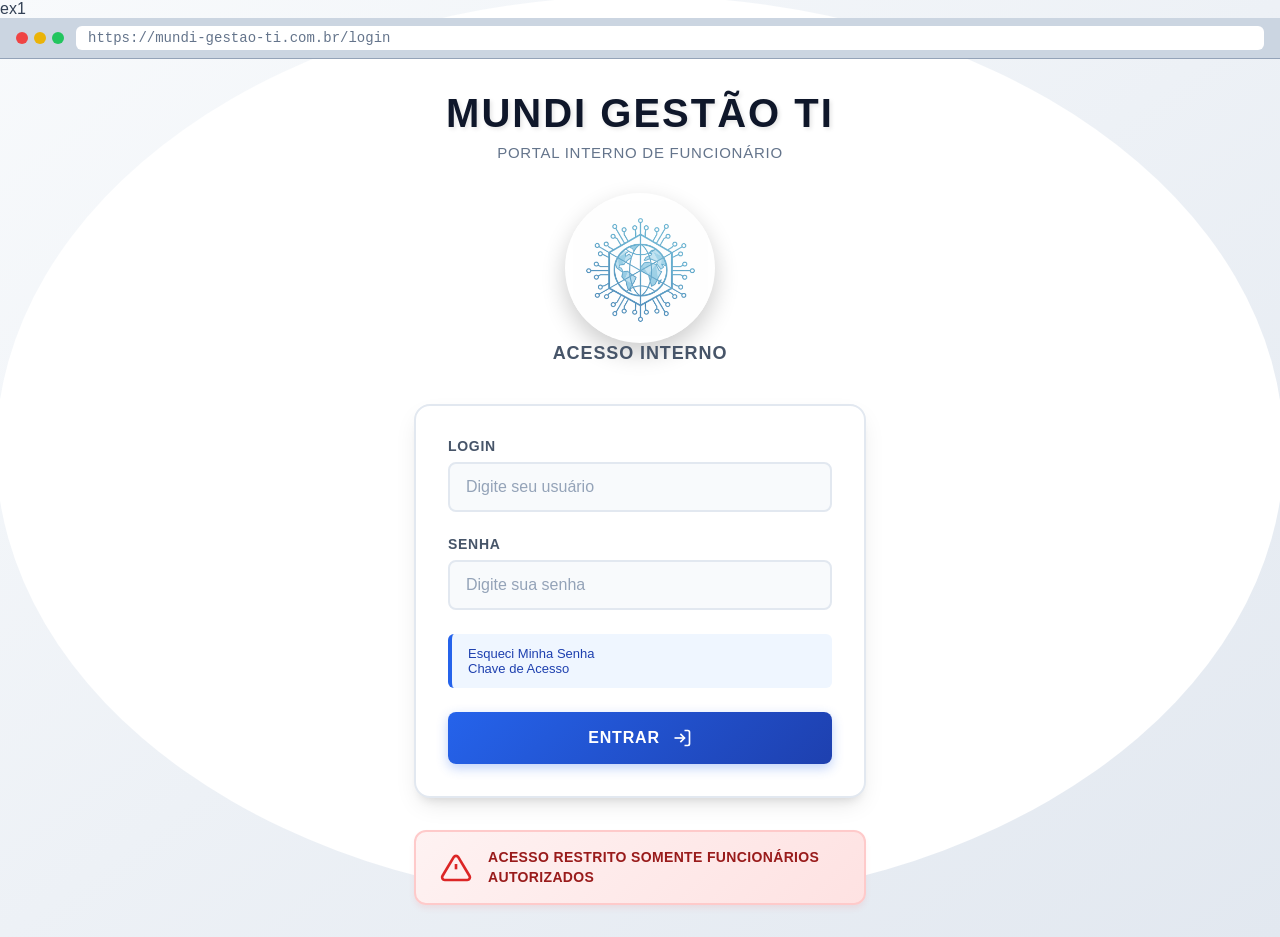
<file: index.html>
ex1
<!DOCTYPE html>
<html lang="pt-BR">
<head>
    <meta charset="UTF-8">
    <meta name="viewport" content="width=device-width, initial-scale=1.0">
    <title>Mundi Gestão TI - Acesso Interno</title>
    <link rel="stylesheet" href="index.css">
</head>
<body>
    <!-- Browser Bar -->
    <div class="browser-bar">
        <div class="browser-buttons">
            <div class="browser-btn red"></div>
            <div class="browser-btn yellow"></div>
            <div class="browser-btn green"></div>
        </div>
        <div class="browser-url">
            https://mundi-gestao-ti.com.br/login
        </div>
    </div>

    <!-- Main Container -->
    <div class="login-container">
        <!-- Header -->
        <header class="login-header">
            <h1 class="main-title">MUNDI GESTÃO TI</h1>
            <p class="subtitle">PORTAL INTERNO DE FUNCIONÁRIO</p>
        </header>

        <!-- Logo -->  
    <div class="logo-section">
        <div class="logo-circle">
            <img src="LOGO.png" alt="Logo Mundi TI" class="logo-icon">
        </div>
    <p class="access-label">ACESSO INTERNO</p>
        </div>

        <!-- Login Form -->
        <div class="login-card">
            <form id="loginForm" class="login-form">
                <div class="form-group">
                    <label for="login" class="form-label">LOGIN</label>
                    <input 
                        type="text" 
                        id="login" 
                        class="form-input" 
                        placeholder="Digite seu usuário"
                        required
                    >
                </div>

                <div class="form-group">
                    <label for="senha" class="form-label">SENHA</label>
                    <input 
                        type="password" 
                        id="senha" 
                        class="form-input" 
                        placeholder="Digite sua senha"
                        required
                    >
                </div>

                <div class="form-info">
                    <p>Esqueci Minha Senha</p>
                    
                    <p>Chave de Acesso</p>
                </div>

                <button type="submit" class="btn-entrar">
                    ENTRAR
                    <svg class="btn-icon" viewBox="0 0 24 24" fill="none" stroke="currentColor" stroke-width="2">
                        <path d="M15 3h4a2 2 0 0 1 2 2v14a2 2 0 0 1-2 2h-4"></path>
                        <polyline points="10 17 15 12 10 7"></polyline>
                        <line x1="15" y1="12" x2="3" y2="12"></line>
                    </svg>
                </button>
            </form>
        </div>

        <!-- Footer Warning -->
        <footer class="login-footer">
            <div class="warning-box">
                <svg class="warning-icon" viewBox="0 0 24 24" fill="none" stroke="currentColor" stroke-width="2">
                    <path d="M10.29 3.86L1.82 18a2 2 0 0 0 1.71 3h16.94a2 2 0 0 0 1.71-3L13.71 3.86a2 2 0 0 0-3.42 0z"></path>
                    <line x1="12" y1="9" x2="12" y2="13"></line>
                    <line x1="12" y1="17" x2="12.01" y2="17"></line>
                </svg>
                <p>ACESSO RESTRITO SOMENTE FUNCIONÁRIOS AUTORIZADOS</p>
            </div>
        </footer>
    </div>

    <script>
        document.getElementById('loginForm').addEventListener('submit', function(e) {
            e.preventDefault();
            window.location.href = 'ex2.html';
        });
    </script>
</body>
</html>
</file>
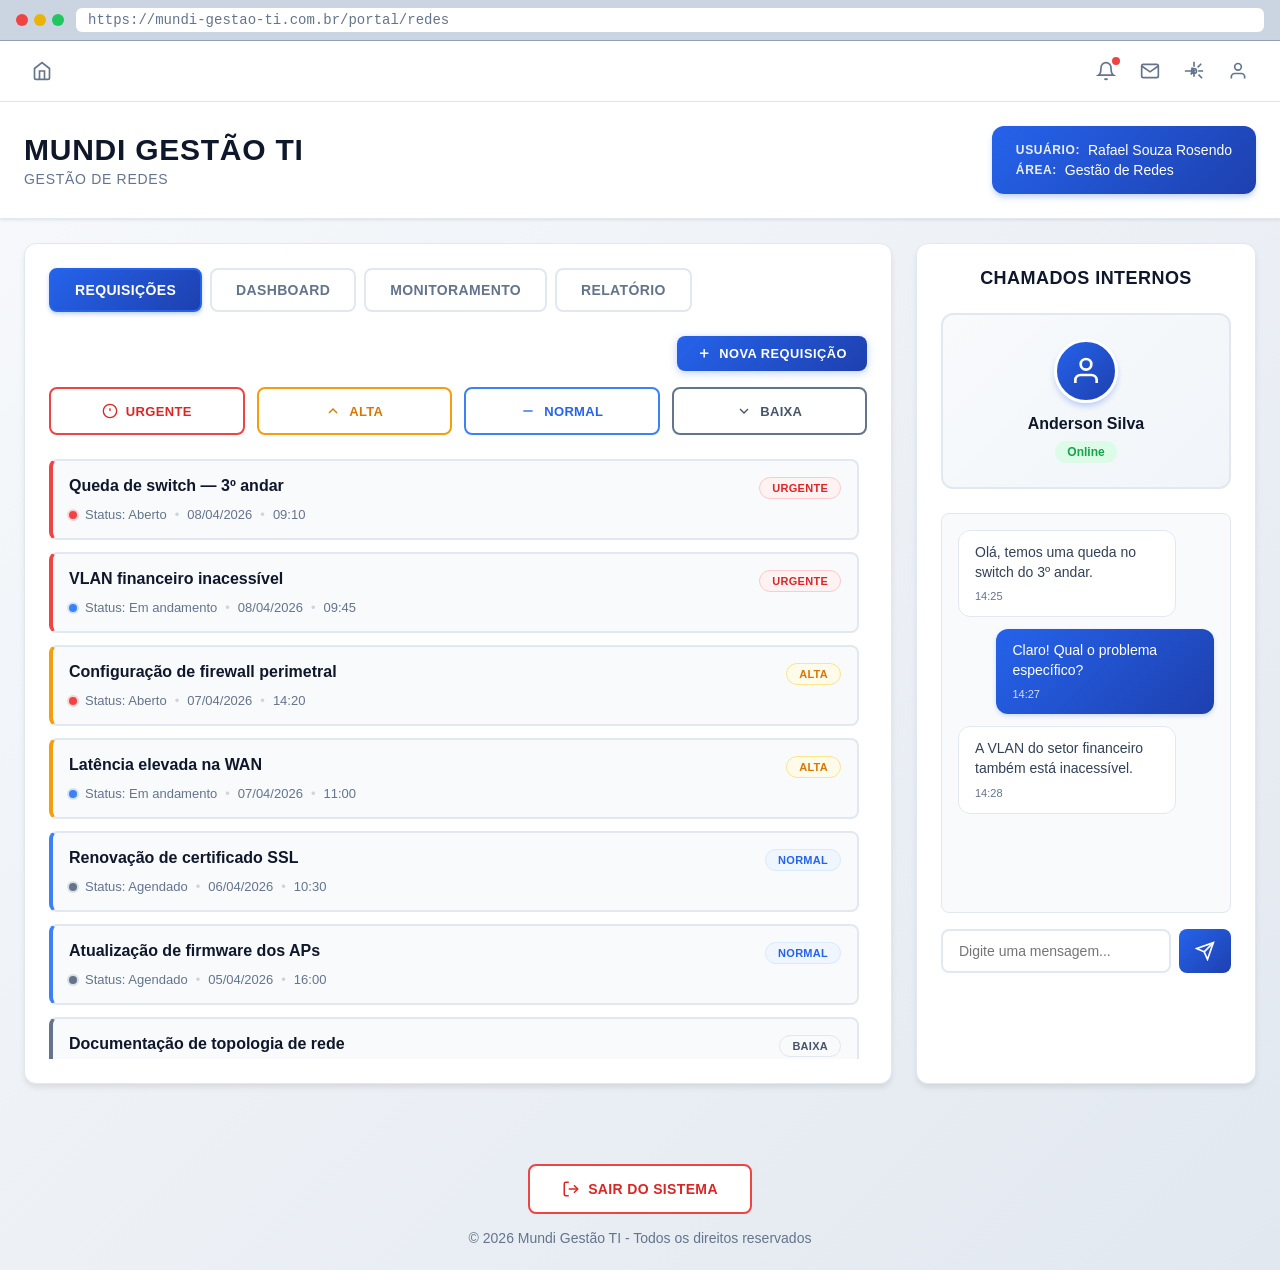
<file: ex3.html>
<!DOCTYPE html>
<html lang="pt-BR">
<head>
    <meta charset="UTF-8">
    <meta name="viewport" content="width=device-width, initial-scale=1.0">
    <title>Mundi Gestão TI - Portal Interno</title>
    <link rel="stylesheet" href="ex3.css">
</head>
<body>
    <div class="browser-bar">
        <div class="browser-buttons">
            <div class="browser-btn red"></div>
            <div class="browser-btn yellow"></div>
            <div class="browser-btn green"></div>
        </div>
        <div class="browser-url" id="browserUrl">https://mundi-gestao-ti.com.br/portal</div>
    </div>

    <nav class="top-nav">
        <div class="nav-container">
            <div class="nav-left">
                <button class="nav-btn" onclick="window.location.href='ex2.html'">
                    <svg class="icon" viewBox="0 0 24 24" fill="none" stroke="currentColor" stroke-width="2"><path d="M3 9l9-7 9 7v11a2 2 0 0 1-2 2H5a2 2 0 0 1-2-2z"></path><polyline points="9 22 9 12 15 12 15 22"></polyline></svg>
                </button>
            </div>
            <div class="nav-right">
                <button class="nav-btn notification">
                    <svg class="icon" viewBox="0 0 24 24" fill="none" stroke="currentColor" stroke-width="2"><path d="M18 8A6 6 0 0 0 6 8c0 7-3 9-3 9h18s-3-2-3-9"></path><path d="M13.73 21a2 2 0 0 1-3.46 0"></path></svg>
                    <span class="notification-badge"></span>
                </button>
                <button class="nav-btn">
                    <svg class="icon" viewBox="0 0 24 24" fill="none" stroke="currentColor" stroke-width="2"><path d="M4 4h16c1.1 0 2 .9 2 2v12c0 1.1-.9 2-2 2H4c-1.1 0-2-.9-2-2V6c0-1.1.9-2 2-2z"></path><polyline points="22,6 12,13 2,6"></polyline></svg>
                </button>
                <button class="nav-btn">
                    <svg class="icon" viewBox="0 0 24 24" fill="none" stroke="currentColor" stroke-width="2"><circle cx="12" cy="12" r="3"></circle><path d="M12 1v6m0 6v6m8.66-15.66l-4.24 4.24m-4.24 4.24l-4.24 4.24M23 12h-6m-6 0H1m20.66 8.66l-4.24-4.24m-4.24-4.24l-4.24-4.24"></path></svg>
                </button>
                <button class="nav-btn">
                    <svg class="icon" viewBox="0 0 24 24" fill="none" stroke="currentColor" stroke-width="2"><path d="M20 21v-2a4 4 0 0 0-4-4H8a4 4 0 0 0-4 4v2"></path><circle cx="12" cy="7" r="4"></circle></svg>
                </button>
            </div>
        </div>
    </nav>

    <header class="header">
        <div class="header-container">
            <div class="header-left">
                <h1 class="main-title">MUNDI GESTÃO TI</h1>
                <p class="subtitle" id="portalSubtitle">PORTAL INTERNO</p>
            </div>
            <div class="user-info-box">
                <div class="user-detail"><span class="label">USUÁRIO:</span><span class="value">Rafael Souza Rosendo</span></div>
                <div class="user-detail"><span class="label">ÁREA:</span><span class="value" id="areaLabel">Gestão de Redes</span></div>
            </div>
        </div>
    </header>

    <main class="main-content">
        <div class="content-wrapper">
            <div class="content-area">
                <div class="menu-tabs">
                    <button class="tab-btn active" data-tab="requisicoes">REQUISIÇÕES</button>
                    <button class="tab-btn" data-tab="dashboard">DASHBOARD</button>
                    <button class="tab-btn" data-tab="monitoramento">MONITORAMENTO</button>
                    <button class="tab-btn" data-tab="relatorio">RELATÓRIO</button>
                </div>

                <!-- REQUISIÇÕES -->
                <div class="tab-content active" id="tab-requisicoes">

                    <!-- Botão Nova Requisição -->
                    <div style="display:flex; justify-content:flex-end; margin-bottom:1rem;">
                        <button class="btn-nova-req">
                            <svg viewBox="0 0 24 24" fill="none" stroke="currentColor" stroke-width="2.5"
                                 style="width:0.9rem;height:0.9rem;flex-shrink:0;">
                                <line x1="12" y1="5" x2="12" y2="19"></line>
                                <line x1="5" y1="12" x2="19" y2="12"></line>
                            </svg>
                            NOVA REQUISIÇÃO
                        </button>
                    </div>

                    <div class="priority-filters">
                        <button class="priority-btn urgent" data-filtro="urgente">
                            <svg class="icon-small" viewBox="0 0 24 24" fill="none" stroke="currentColor" stroke-width="2"><circle cx="12" cy="12" r="10"></circle><line x1="12" y1="8" x2="12" y2="12"></line><line x1="12" y1="16" x2="12.01" y2="16"></line></svg>URGENTE
                        </button>
                        <button class="priority-btn high" data-filtro="alta">
                            <svg class="icon-small" viewBox="0 0 24 24" fill="none" stroke="currentColor" stroke-width="2"><polyline points="18 15 12 9 6 15"></polyline></svg>ALTA
                        </button>
                        <button class="priority-btn normal" data-filtro="normal">
                            <svg class="icon-small" viewBox="0 0 24 24" fill="none" stroke="currentColor" stroke-width="2"><line x1="5" y1="12" x2="19" y2="12"></line></svg>NORMAL
                        </button>
                        <button class="priority-btn low" data-filtro="baixa">
                            <svg class="icon-small" viewBox="0 0 24 24" fill="none" stroke="currentColor" stroke-width="2"><polyline points="6 9 12 15 18 9"></polyline></svg>BAIXA
                        </button>
                    </div>
                    <div class="tickets-container" id="ticketsContainer"></div>
                </div>

                <!-- DASHBOARD -->
                <div class="tab-content" id="tab-dashboard">
                    <div class="dash-summary" id="dashSummary"></div>
                    <div class="chart-wrapper">
                        <div class="chart-header">
                            <p class="chart-title">Serviços mais requisitados e tempo médio</p>
                            <span class="chart-period">Últimos 30 dias</span>
                        </div>
                        <div id="dashChart"></div>
                        <div class="chart-footer">
                            <div class="chart-legend">
                                <div class="legend-item"><div class="legend-dot req"></div><span>Nº de requisições</span></div>
                                <div class="legend-item"><div class="legend-dot time"></div><span>Tempo médio (h)</span></div>
                            </div>
                            <div class="chart-status">
                                <svg viewBox="0 0 24 24" fill="none" stroke="currentColor" stroke-width="2.5"><polyline points="20 6 9 17 4 12"/></svg>
                                <span id="dashStatusText">Dados atualizados</span>
                            </div>
                        </div>
                    </div>
                </div>

                <!-- MONITORAMENTO -->
                <div class="tab-content" id="tab-monitoramento">
                    <div id="monitorContainer"></div>
                </div>

                <!-- RELATÓRIO -->
                <div class="tab-content" id="tab-relatorio">
                    <div id="reportContainer"></div>
                </div>
            </div>

            <aside class="chat-sidebar">
                <div class="chat-header"><h2 class="chat-title">CHAMADOS INTERNOS</h2></div>
                <div class="user-card">
                    <div class="user-avatar">
                        <svg class="avatar-icon" viewBox="0 0 24 24" fill="none" stroke="currentColor" stroke-width="2"><path d="M20 21v-2a4 4 0 0 0-4-4H8a4 4 0 0 0-4 4v2"></path><circle cx="12" cy="7" r="4"></circle></svg>
                    </div>
                    <p class="user-name" id="chatUserName">Anderson Silva</p>
                    <span class="status-indicator online">Online</span>
                </div>
                <div class="chat-messages" id="chatMessages">
                    <div class="message received"><p id="chatMsg1">Olá, preciso de ajuda com a configuração da rede.</p><span class="message-time">14:25</span></div>
                    <div class="message sent"><p>Claro! Qual o problema específico?</p><span class="message-time">14:27</span></div>
                    <div class="message received"><p id="chatMsg2">A conexão está muito lenta no setor administrativo.</p><span class="message-time">14:28</span></div>
                </div>
                <div class="chat-input-container">
                    <input type="text" class="chat-input" placeholder="Digite uma mensagem..." id="messageInput">
                    <button class="send-btn" id="sendBtn">
                        <svg class="icon" viewBox="0 0 24 24" fill="none" stroke="currentColor" stroke-width="2"><line x1="22" y1="2" x2="11" y2="13"></line><polygon points="22 2 15 22 11 13 2 9 22 2"></polygon></svg>
                    </button>
                </div>
            </aside>
        </div>
    </main>

    <footer class="footer">
        <button class="logout-btn" onclick="window.location.href='index.html'">
            <svg class="icon-logout" viewBox="0 0 24 24" fill="none" stroke="currentColor" stroke-width="2"><path d="M9 21H5a2 2 0 0 1-2-2V5a2 2 0 0 1 2-2h4"></path><polyline points="16 17 21 12 16 7"></polyline><line x1="21" y1="12" x2="9" y2="12"></line></svg>
            SAIR DO SISTEMA
        </button>
        <p class="footer-text">© 2026 Mundi Gestão TI - Todos os direitos reservados</p>
    </footer>

<script>
const GESTOES = {
  redes: {
    label: 'Gestão de Redes', url: 'redes',
    chat: { nome: 'Anderson Silva', msg1: 'Olá, temos uma queda no switch do 3º andar.', msg2: 'A VLAN do setor financeiro também está inacessível.' },
    summary: { total: 74, concluidos: 61, tempoMedio: '2,1h' },
    tickets: [
      { titulo: 'Queda de switch — 3º andar',         prioridade: 'urgente', status: 'Aberto',       data: '08/04/2026', hora: '09:10' },
      { titulo: 'VLAN financeiro inacessível',         prioridade: 'urgente', status: 'Em andamento', data: '08/04/2026', hora: '09:45' },
      { titulo: 'Configuração de firewall perimetral', prioridade: 'alta',    status: 'Aberto',       data: '07/04/2026', hora: '14:20' },
      { titulo: 'Latência elevada na WAN',             prioridade: 'alta',    status: 'Em andamento', data: '07/04/2026', hora: '11:00' },
      { titulo: 'Renovação de certificado SSL',        prioridade: 'normal',  status: 'Agendado',     data: '06/04/2026', hora: '10:30' },
      { titulo: 'Atualização de firmware dos APs',     prioridade: 'normal',  status: 'Agendado',     data: '05/04/2026', hora: '16:00' },
      { titulo: 'Documentação de topologia de rede',   prioridade: 'baixa',   status: 'Aberto',       data: '03/04/2026', hora: '08:00' },
    ],
    chart: [
      { servico: 'Configuração de switches', req: 18, tempo: 2.5 },
      { servico: 'Manutenção de firewall',   req: 14, tempo: 4.0 },
      { servico: 'Suporte a Wi-Fi',          req: 22, tempo: 1.5 },
      { servico: 'Gestão de VLAN',           req: 11, tempo: 3.0 },
      { servico: 'Troca de cabos / patch',   req: 9,  tempo: 0.8 },
    ],
    monitor: [
      { titulo: 'Queda de switch — 3º andar',         prioridade: 'urgente', data: '08/04/2026', prog: 30 },
      { titulo: 'VLAN financeiro inacessível',         prioridade: 'urgente', data: '08/04/2026', prog: 55 },
      { titulo: 'Configuração de firewall perimetral', prioridade: 'alta',    data: '07/04/2026', prog: 20 },
      { titulo: 'Latência elevada na WAN',             prioridade: 'alta',    data: '07/04/2026', prog: 70 },
      { titulo: 'Documentação de topologia de rede',   prioridade: 'baixa',   data: '03/04/2026', prog: 10 },
    ],
    relatorio: [
      { titulo: 'Substituição de switch SW-02',        tecnico: 'Rafael S.', data: '01/04/2026', tempo: '1h 40min' },
      { titulo: 'Reconfiguração de VLAN corporativa',  tecnico: 'Ana P.',    data: '29/03/2026', tempo: '3h 10min' },
      { titulo: 'Atualização firmware roteador RT-01', tecnico: 'Rafael S.', data: '26/03/2026', tempo: '0h 55min' },
      { titulo: 'Instalação de AP — sala de reuniões', tecnico: 'Carlos M.', data: '22/03/2026', tempo: '1h 20min' },
      { titulo: 'Diagnóstico e reparo cabo par-trançado', tecnico: 'Ana P.', data: '18/03/2026', tempo: '0h 45min' },
    ],
  },
  banco: {
    label: 'Gestão de Banco de Dados', url: 'banco-de-dados',
    chat: { nome: 'Anderson Souza', msg1: 'O job de backup da madrugada falhou novamente.', msg2: 'O índice da tabela de pedidos está fragmentado acima de 85%.' },
    summary: { total: 70, concluidos: 58, tempoMedio: '2,6h' },
    tickets: [
      { titulo: 'Falha no job de backup noturno',        prioridade: 'urgente', status: 'Em andamento', data: '08/04/2026', hora: '06:15' },
      { titulo: 'Fragmentação crítica — tabela pedidos', prioridade: 'alta',    status: 'Aberto',       data: '08/04/2026', hora: '08:30' },
      { titulo: 'Lentidão nas queries do ERP',           prioridade: 'alta',    status: 'Em andamento', data: '07/04/2026', hora: '15:00' },
      { titulo: 'Upgrade SQL Server 2022',               prioridade: 'normal',  status: 'Agendado',     data: '06/04/2026', hora: '09:00' },
      { titulo: 'Revisão de permissões de acesso ao BD', prioridade: 'normal',  status: 'Aberto',       data: '05/04/2026', hora: '11:30' },
      { titulo: 'Criação de usuário de leitura para BI', prioridade: 'baixa',   status: 'Agendado',     data: '04/04/2026', hora: '14:00' },
      { titulo: 'Documentação de stored procedures',     prioridade: 'baixa',   status: 'Aberto',       data: '02/04/2026', hora: '10:00' },
    ],
    chart: [
      { servico: 'Backup e restauração',  req: 20, tempo: 1.8 },
      { servico: 'Otimização de queries', req: 15, tempo: 3.5 },
      { servico: 'Gestão de índices',     req: 17, tempo: 2.2 },
      { servico: 'Criação de usuários',   req: 10, tempo: 0.5 },
      { servico: 'Atualização de BD',     req: 8,  tempo: 5.0 },
    ],
    monitor: [
      { titulo: 'Falha no job de backup noturno',        prioridade: 'urgente', data: '08/04/2026', prog: 45 },
      { titulo: 'Fragmentação crítica — tabela pedidos', prioridade: 'alta',    data: '08/04/2026', prog: 60 },
      { titulo: 'Lentidão nas queries do ERP',           prioridade: 'alta',    data: '07/04/2026', prog: 80 },
      { titulo: 'Revisão de permissões de acesso ao BD', prioridade: 'normal',  data: '05/04/2026', prog: 25 },
      { titulo: 'Documentação de stored procedures',     prioridade: 'baixa',   data: '02/04/2026', prog: 15 },
    ],
    relatorio: [
      { titulo: 'Restauração BD-PROD após falha de disco', tecnico: 'Carla M.', data: '02/04/2026', tempo: '2h 30min' },
      { titulo: 'Rebuild de índices — tabela clientes',    tecnico: 'Diego T.', data: '30/03/2026', tempo: '1h 05min' },
      { titulo: 'Criação de usuário leitura — equipe BI',  tecnico: 'Carla M.', data: '27/03/2026', tempo: '0h 20min' },
      { titulo: 'Migração BD homologação para nova VM',    tecnico: 'Diego T.', data: '24/03/2026', tempo: '4h 15min' },
      { titulo: 'Ajuste de plano de execução — ERP',       tecnico: 'Carla M.', data: '20/03/2026', tempo: '1h 50min' },
    ],
  },
  acessos: {
    label: 'Gestão de Acessos', url: 'acessos',
    chat: { nome: 'Anderson Souza', msg1: 'Um colaborador bloqueado precisa de acesso urgente ao sistema de RH.', msg2: 'Também temos um ex-funcionário com credencial ainda ativa.' },
    summary: { total: 96, concluidos: 89, tempoMedio: '0,9h' },
    tickets: [
      { titulo: 'Desbloqueio urgente — sistema RH',       prioridade: 'urgente', status: 'Em andamento', data: '08/04/2026', hora: '08:55' },
      { titulo: 'Revogar acesso — colaborador desligado',  prioridade: 'urgente', status: 'Aberto',       data: '08/04/2026', hora: '09:20' },
      { titulo: 'Criação de perfil — novo gerente TI',     prioridade: 'alta',    status: 'Aberto',       data: '07/04/2026', hora: '13:00' },
      { titulo: 'Revisão de permissões — setor fiscal',    prioridade: 'alta',    status: 'Em andamento', data: '06/04/2026', hora: '10:00' },
      { titulo: 'Habilitação de 2FA para diretoria',       prioridade: 'normal',  status: 'Agendado',     data: '05/04/2026', hora: '09:30' },
      { titulo: 'Auditoria de acessos inativos',           prioridade: 'normal',  status: 'Em andamento', data: '04/04/2026', hora: '14:30' },
      { titulo: 'Atualização de política de senhas',       prioridade: 'baixa',   status: 'Agendado',     data: '02/04/2026', hora: '11:00' },
    ],
    chart: [
      { servico: 'Criação / bloqueio de contas', req: 24, tempo: 0.4 },
      { servico: 'Revisão de permissões',        req: 16, tempo: 1.5 },
      { servico: 'Ativação de 2FA',              req: 18, tempo: 0.3 },
      { servico: 'Auditoria de acessos',         req: 8,  tempo: 3.0 },
      { servico: 'Redefinição de senhas',        req: 30, tempo: 0.2 },
    ],
    monitor: [
      { titulo: 'Desbloqueio urgente — sistema RH',       prioridade: 'urgente', data: '08/04/2026', prog: 65 },
      { titulo: 'Revogar acesso — colaborador desligado',  prioridade: 'urgente', data: '08/04/2026', prog: 20 },
      { titulo: 'Criação de perfil — novo gerente TI',     prioridade: 'alta',    data: '07/04/2026', prog: 40 },
      { titulo: 'Revisão de permissões — setor fiscal',    prioridade: 'alta',    data: '06/04/2026', prog: 75 },
      { titulo: 'Auditoria de acessos inativos',           prioridade: 'normal',  data: '04/04/2026', prog: 50 },
    ],
    relatorio: [
      { titulo: 'Revogação de acessos — lote desligamentos mar/26', tecnico: 'Lucas F.',   data: '03/04/2026', tempo: '1h 10min' },
      { titulo: 'Ativação de 2FA — equipe diretoria',               tecnico: 'Mariana L.', data: '31/03/2026', tempo: '0h 50min' },
      { titulo: 'Auditoria de contas inativas — Q1 2026',           tecnico: 'Lucas F.',   data: '28/03/2026', tempo: '3h 40min' },
      { titulo: 'Criação de perfis — novos colaboradores fev/26',   tecnico: 'Mariana L.', data: '25/03/2026', tempo: '1h 00min' },
      { titulo: 'Revisão geral de permissões — setor financeiro',   tecnico: 'Lucas F.',   data: '19/03/2026', tempo: '2h 20min' },
    ],
  },
  sistemas: {
    label: 'Gestão de Sistemas', url: 'sistemas',
    chat: { nome: 'Anderson Souza', msg1: 'O sistema de ERP está fora do ar desde às 07h.', msg2: 'O serviço de e-mail também está com intermitências.' },
    summary: { total: 82, concluidos: 68, tempoMedio: '2,9h' },
    tickets: [
      { titulo: 'ERP fora do ar — instância produção',   prioridade: 'urgente', status: 'Em andamento', data: '08/04/2026', hora: '07:05' },
      { titulo: 'Serviço de e-mail com intermitências',  prioridade: 'urgente', status: 'Aberto',       data: '08/04/2026', hora: '07:40' },
      { titulo: 'Atualização do sistema de BI pendente', prioridade: 'alta',    status: 'Agendado',     data: '07/04/2026', hora: '09:00' },
      { titulo: 'Patch de segurança — 14 servidores',    prioridade: 'alta',    status: 'Em andamento', data: '06/04/2026', hora: '11:00' },
      { titulo: 'Migração de licenças Office 365',       prioridade: 'normal',  status: 'Agendado',     data: '05/04/2026', hora: '14:00' },
      { titulo: 'Revisão de scripts de inicialização',   prioridade: 'normal',  status: 'Aberto',       data: '04/04/2026', hora: '10:30' },
      { titulo: 'Inventário de softwares instalados',    prioridade: 'baixa',   status: 'Em andamento', data: '03/04/2026', hora: '09:00' },
    ],
    chart: [
      { servico: 'Suporte ao ERP',           req: 26, tempo: 4.2 },
      { servico: 'Atualizações e patches',   req: 20, tempo: 2.8 },
      { servico: 'Gestão de e-mail',         req: 15, tempo: 1.2 },
      { servico: 'Monitoramento servidores', req: 12, tempo: 0.9 },
      { servico: 'Licenças de software',     req: 9,  tempo: 1.5 },
    ],
    monitor: [
      { titulo: 'ERP fora do ar — instância produção',   prioridade: 'urgente', data: '08/04/2026', prog: 68 },
      { titulo: 'Serviço de e-mail com intermitências',  prioridade: 'urgente', data: '08/04/2026', prog: 35 },
      { titulo: 'Patch de segurança — 14 servidores',    prioridade: 'alta',    data: '06/04/2026', prog: 43 },
      { titulo: 'Revisão de scripts de inicialização',   prioridade: 'normal',  data: '04/04/2026', prog: 30 },
      { titulo: 'Inventário de softwares instalados',    prioridade: 'baixa',   data: '03/04/2026', prog: 60 },
    ],
    relatorio: [
      { titulo: 'Restauração ERP via snapshot 03/04',     tecnico: 'Priya S.',    data: '08/04/2026', tempo: '2h 10min' },
      { titulo: 'Aplicação de patches KB — lote mar/26',  tecnico: 'Fernando O.', data: '01/04/2026', tempo: '3h 30min' },
      { titulo: 'Migração Office 365 — grupo financeiro', tecnico: 'Priya S.',    data: '28/03/2026', tempo: '1h 45min' },
      { titulo: 'Atualização antivírus — 80 estações',    tecnico: 'Fernando O.', data: '25/03/2026', tempo: '0h 40min' },
      { titulo: 'Inventário de licenças — trimestre Q1',  tecnico: 'Priya S.',    data: '20/03/2026', tempo: '2h 00min' },
    ],
  },
};

const PCLASS = { urgente:'urgent', alta:'high', normal:'normal', baixa:'low' };
const PLABEL = { urgente:'URGENTE', alta:'ALTA', normal:'NORMAL', baixa:'BAIXA' };
const SCLASS = { 'Aberto':'open', 'Em andamento':'progress', 'Agendado':'scheduled' };

function renderTickets(tickets) {
  return tickets.map(t => `
    <div class="ticket-card ${PCLASS[t.prioridade]}-ticket" data-prioridade="${t.prioridade}">
      <div class="ticket-header">
        <h3 class="ticket-title">${t.titulo}</h3>
        <span class="priority-badge ${PCLASS[t.prioridade]}">${PLABEL[t.prioridade]}</span>
      </div>
      <div class="ticket-meta">
        <span class="status-dot ${SCLASS[t.status]}"></span>
        <span>Status: ${t.status}</span>
        <span class="separator">•</span>
        <span>${t.data}</span>
        <span class="separator">•</span>
        <span>${t.hora}</span>
      </div>
    </div>`).join('');
}

function renderDashSummary(s) {
  const taxa = Math.round((s.concluidos / s.total) * 100);
  const icons = {
    total:      `<svg viewBox="0 0 24 24" fill="none" stroke="currentColor" stroke-width="2"><path d="M2 9a3 3 0 0 1 0 6v2a2 2 0 0 0 2 2h16a2 2 0 0 0 2-2v-2a3 3 0 0 1 0-6V7a2 2 0 0 0-2-2H4a2 2 0 0 0-2 2z"/></svg>`,
    concluidos: `<svg viewBox="0 0 24 24" fill="none" stroke="currentColor" stroke-width="2"><path d="M22 11.08V12a10 10 0 1 1-5.93-9.14"/><polyline points="22 4 12 14.01 9 11.01"/></svg>`,
    tempo:      `<svg viewBox="0 0 24 24" fill="none" stroke="currentColor" stroke-width="2"><circle cx="12" cy="12" r="10"/><polyline points="12 6 12 12 16 14"/></svg>`,
  };
  return `
    <div class="dash-stat">
      <div class="dash-stat-icon blue">${icons.total}</div>
      <div><div class="dash-stat-val">${s.total}</div><div class="dash-stat-label">Requisições no mês</div></div>
    </div>
    <div class="dash-stat">
      <div class="dash-stat-icon green">${icons.concluidos}</div>
      <div><div class="dash-stat-val">${taxa}%</div><div class="dash-stat-label">Taxa de resolução</div></div>
    </div>
    <div class="dash-stat">
      <div class="dash-stat-icon amber">${icons.tempo}</div>
      <div><div class="dash-stat-val">${s.tempoMedio}</div><div class="dash-stat-label">Tempo médio de atend.</div></div>
    </div>`;
}

function renderChart(dados) {
  const maxReq   = Math.max(...dados.map(d => d.req));
  const maxTempo = Math.max(...dados.map(d => d.tempo));
  const rankClass = ['rank-1','rank-2','rank-3','rank-n','rank-n'];
  // Ordena por req decrescente para atribuir ranks
  const sorted = [...dados].sort((a,b) => b.req - a.req);
  return dados.map(d => {
    const pReq   = Math.round((d.req   / maxReq)   * 100);
    const pTempo = Math.round((d.tempo / maxTempo)  * 100);
    const rank   = sorted.indexOf(d) + 1;
    const rc     = rankClass[rank - 1] || 'rank-n';
    return `
    <div class="bar-row">
      <div class="bar-rank ${rc}">${rank}</div>
      <span class="bar-row-label" title="${d.servico}">${d.servico}</span>
      <div class="bar-tracks">
        <div class="bar-track"><div class="bar-fill-req"  style="width:${pReq}%"></div></div>
        <div class="bar-track"><div class="bar-fill-time" style="width:${pTempo}%"></div></div>
      </div>
      <div class="bar-vals">
        <span class="bar-val-req">${d.req} req</span>
        <span class="bar-val-time">${d.tempo}h</span>
      </div>
    </div>`;
  }).join('');
}

function renderMonitor(itens) {
  return itens.map(item => `
    <div class="monitor-ticket ${PCLASS[item.prioridade]}-ticket">
      <div class="monitor-ticket-top">
        <span class="monitor-ticket-title">${item.titulo}</span>
        <span class="priority-badge ${PCLASS[item.prioridade]}">${PLABEL[item.prioridade]}</span>
      </div>
      <div class="monitor-ticket-meta">
        <span class="status-dot open"></span>
        <span>Aberto em ${item.data}</span>
      </div>
      <div class="ticket-progress-row">
        <div class="ticket-progress-track">
          <div class="ticket-progress-fill prog-${item.prioridade}" style="width:${item.prog}%"></div>
        </div>
        <span class="ticket-progress-pct">${item.prog}%</span>
      </div>
    </div>`).join('');
}

const DOC_ICON = `<svg viewBox="0 0 24 24" fill="none" stroke="currentColor" stroke-width="2"><path d="M14 2H6a2 2 0 0 0-2 2v16a2 2 0 0 0 2 2h12a2 2 0 0 0 2-2V8z"/><polyline points="14 2 14 8 20 8"/><line x1="16" y1="13" x2="8" y2="13"/><line x1="16" y1="17" x2="8" y2="17"/></svg>`;

function renderRelatorio(itens) {
  return itens.map(item => `
    <div class="report-ticket" title="Ver relatório: ${item.titulo}">
      <div class="report-doc-icon">${DOC_ICON}</div>
      <div class="report-ticket-body">
        <div class="report-ticket-title">${item.titulo}</div>
        <div class="report-ticket-meta">
          <span>${item.tecnico}</span>
          <span class="separator">•</span>
          <span>${item.data}</span>
          <span class="separator">•</span>
          <span>${item.tempo}</span>
          <span class="report-badge-concluido">CONCLUÍDO</span>
        </div>
      </div>
      <div class="report-arrow"><svg viewBox="0 0 24 24" fill="none" stroke="currentColor" stroke-width="2"><polyline points="9 18 15 12 9 6"></polyline></svg></div>
    </div>`).join('');
}

function carregarGestao(area) {
  const g = GESTOES[area] || GESTOES['redes'];
  document.getElementById('areaLabel').textContent      = g.label;
  document.getElementById('portalSubtitle').textContent = g.label.toUpperCase();
  document.getElementById('browserUrl').textContent     = `https://mundi-gestao-ti.com.br/portal/${g.url}`;
  document.getElementById('chatUserName').textContent   = g.chat.nome;
  document.getElementById('chatMsg1').textContent       = g.chat.msg1;
  document.getElementById('chatMsg2').textContent       = g.chat.msg2;
  document.getElementById('ticketsContainer').innerHTML = renderTickets(g.tickets);
  document.getElementById('dashSummary').innerHTML      = renderDashSummary(g.summary);
  document.getElementById('dashChart').innerHTML        = renderChart(g.chart);
  const agora = new Date();
  const hora  = agora.getHours().toString().padStart(2,'0') + ':' + agora.getMinutes().toString().padStart(2,'0');
  document.getElementById('dashStatusText').textContent = `Atualizado às ${hora}`;
  document.getElementById('monitorContainer').innerHTML = renderMonitor(g.monitor);
  document.getElementById('reportContainer').innerHTML  = renderRelatorio(g.relatorio);
}

const params = new URLSearchParams(window.location.search);
carregarGestao(params.get('area') || 'redes');

document.querySelectorAll('.tab-btn').forEach(btn => {
  btn.addEventListener('click', function () {
    document.querySelectorAll('.tab-btn').forEach(b => b.classList.remove('active'));
    document.querySelectorAll('.tab-content').forEach(c => c.classList.remove('active'));
    this.classList.add('active');
    document.getElementById('tab-' + this.dataset.tab).classList.add('active');
  });
});

let filtroAtivo = null;
document.querySelectorAll('.priority-btn').forEach(btn => {
  btn.addEventListener('click', function () {
    const f = this.dataset.filtro;
    if (filtroAtivo === f) {
      filtroAtivo = null;
      document.querySelectorAll('.priority-btn').forEach(b => b.style.opacity = '1');
      document.querySelectorAll('.ticket-card').forEach(c => c.style.display = '');
    } else {
      filtroAtivo = f;
      document.querySelectorAll('.priority-btn').forEach(b => b.style.opacity = '0.4');
      this.style.opacity = '1';
      document.querySelectorAll('.ticket-card').forEach(c => {
        c.style.display = c.dataset.prioridade === f ? '' : 'none';
      });
    }
  });
});

const messageInput = document.getElementById('messageInput');
const chatMessages = document.getElementById('chatMessages');
function sendMessage() {
  const text = messageInput.value.trim();
  if (!text) return;
  const now  = new Date();
  const hora = now.getHours().toString().padStart(2,'0') + ':' + now.getMinutes().toString().padStart(2,'0');
  const div  = document.createElement('div');
  div.className = 'message sent';
  div.innerHTML = `<p>${text}</p><span class="message-time">${hora}</span>`;
  chatMessages.appendChild(div);
  chatMessages.scrollTop = chatMessages.scrollHeight;
  messageInput.value = '';
}
document.getElementById('sendBtn').addEventListener('click', sendMessage);
messageInput.addEventListener('keypress', e => { if (e.key === 'Enter') sendMessage(); });
</script>
</body>
</html>
</file>
<file: index.css>
/* Reset e Base */
* {
    margin: 0;
    padding: 0;
    box-sizing: border-box;
}

body {
    font-family: -apple-system, BlinkMacSystemFont, 'Segoe UI', Roboto, 'Helvetica Neue', Arial, sans-serif;
    background: linear-gradient(to bottom right, #f8fafc, #e2e8f0);
    min-height: 100vh;
    color: #334155;
    overflow-x: hidden;
}

/* Browser Bar */
.browser-bar {
    background-color: #cbd5e1;
    padding: 0.5rem 1rem;
    display: flex;
    align-items: center;
    gap: 0.75rem;
    border-bottom: 1px solid #94a3b8;
}

.browser-buttons {
    display: flex;
    gap: 0.375rem;
}

.browser-btn {
    width: 0.75rem;
    height: 0.75rem;
    border-radius: 50%;
}

.browser-btn.red {
    background-color: #ef4444;
}

.browser-btn.yellow {
    background-color: #eab308;
}

.browser-btn.green {
    background-color: #22c55e;
}

.browser-url {
    flex: 1;
    background-color: white;
    border-radius: 0.375rem;
    padding: 0.25rem 0.75rem;
    font-size: 0.875rem;
    color: #64748b;
    font-family: 'Courier New', monospace;
}

/* Login Container */
.login-container {
    max-width: 500px;
    margin: 0 auto;
    padding: 2rem 1.5rem;
    display: flex;
    flex-direction: column;
    align-items: center;
    min-height: calc(100vh - 3rem);
}

/* Header */
.login-header {
    text-align: center;
    margin-bottom: 2rem;
}

.main-title {
    font-size: 2.5rem;
    font-weight: 700;
    color: #0f172a;
    letter-spacing: 0.05em;
    margin-bottom: 0.5rem;
    text-shadow: 2px 2px 4px rgba(0, 0, 0, 0.1);
}

.subtitle {
    font-size: 0.938rem;
    color: #64748b;
    font-weight: 500;
    letter-spacing: 0.05em;
    text-transform: uppercase;
}

/* Logo Section */
.logo-section {
    display: flex;
    flex-direction: column;
    align-items: center;
    margin-bottom: 2.5rem;
}

.logo-circle {
    width: 150px;
    height: 150px;
    border-radius: 50%;
    overflow: hidden;
    display: flex;
    align-items: center;
    justify-content: center;
    
    background: white;
    box-shadow: 0 10px 25px rgba(0,0,0,0.2);

    animation: float 3s ease-in-out infinite;
}

.logo-img {
    width: 500%;
    height: 500%;
    object-fit: cover; 
    border-radius: 50%; 
}

@keyframes float {
    0% {
        transform: translateY(0px);
    }
    50% {
        transform: translateY(-1px);
    }
    100% {
        transform: translateY(0px);
    }
}

.logo-circle::before {
    content: '';
    position: absolute;
    inset: -4px;
    border-radius: 50%;
    background: white;
    z-index: -1;
    animation: float 3s ease-in-out infinite;
}

.logo-icon {
    width: 90%;
    height: 90%;
    object-fit: contain;
}

.access-label {
    font-size: 1.125rem;
    font-weight: 600;
    color: #475569;
    letter-spacing: 0.05em;
    text-transform: uppercase;
}

/* Login Card */
.login-card {
    width: 100%;
    background-color: white;
    border-radius: 1rem;
    padding: 2rem;
    box-shadow: 
        0 10px 25px -5px rgba(0, 0, 0, 0.1),
        0 8px 10px -6px rgba(0, 0, 0, 0.1);
    border: 2px solid #e2e8f0;
    margin-bottom: 2rem;
}

/* Login Form */
.login-form {
    display: flex;
    flex-direction: column;
    gap: 1.5rem;
}

.form-group {
    display: flex;
    flex-direction: column;
    gap: 0.5rem;
}

.form-label {
    font-size: 0.875rem;
    font-weight: 700;
    color: #475569;
    letter-spacing: 0.05em;
    text-transform: uppercase;
}

.form-input {
    padding: 0.875rem 1rem;
    border: 2px solid #e2e8f0;
    border-radius: 0.5rem;
    font-size: 1rem;
    font-family: inherit;
    transition: all 0.2s;
    background-color: #f8fafc;
}

.form-input:focus {
    outline: none;
    border-color: #2563eb;
    background-color: white;
    box-shadow: 0 0 0 4px rgba(37, 99, 235, 0.1);
}

.form-input::placeholder {
    color: #94a3b8;
}

/* Form Info */
.form-info {
    padding: 0.75rem 1rem;
    background-color: #eff6ff;
    border-left: 4px solid #2563eb;
    border-radius: 0.375rem;
}

.form-info p {
    font-size: 0.813rem;
    color: #1e40af;
    font-weight: 500;
}

/* Button Entrar */
.btn-entrar {
    padding: 1rem 2rem;
    background: linear-gradient(135deg, #2563eb 0%, #1e40af 100%);
    color: white;
    border: none;
    border-radius: 0.5rem;
    font-size: 1rem;
    font-weight: 700;
    letter-spacing: 0.05em;
    text-transform: uppercase;
    cursor: pointer;
    transition: all 0.3s;
    display: flex;
    align-items: center;
    justify-content: center;
    gap: 0.75rem;
    box-shadow: 0 4px 12px rgba(37, 99, 235, 0.3);
}

.btn-entrar:hover {
    transform: translateY(-2px);
    box-shadow: 0 8px 20px rgba(37, 99, 235, 0.4);
}

.btn-entrar:active {
    transform: translateY(0);
}

.btn-icon {
    width: 1.25rem;
    height: 1.25rem;
}

/* Footer Warning */
.login-footer {
    width: 100%;
    margin-top: auto;
}

.warning-box {
    background: linear-gradient(135deg, #fef2f2 0%, #fee2e2 100%);
    border: 2px solid #fecaca;
    border-radius: 0.75rem;
    padding: 1rem 1.5rem;
    display: flex;
    align-items: center;
    gap: 1rem;
    box-shadow: 0 4px 6px -1px rgba(239, 68, 68, 0.1);
}

.warning-icon {
    width: 2rem;
    height: 2rem;
    color: #dc2626;
    flex-shrink: 0;
}

.warning-box p {
    font-size: 0.875rem;
    font-weight: 600;
    color: #991b1b;
    letter-spacing: 0.025em;
    line-height: 1.4;
}

/* Responsive Design */
@media (max-width: 768px) {
    .main-title {
        font-size: 2rem;
    }

    .login-card {
        padding: 1.5rem;
    }

    .logo-circle {
        width: 120px;
        height: 120px;
    }

    .logo-icon {
        width: 80px;
        height: 80px;
    }

    .warning-box {
        flex-direction: column;
        text-align: center;
    }
}

@media (max-width: 480px) {
    .login-container {
        padding: 1.5rem 1rem;
    }

    .main-title {
        font-size: 1.5rem;
    }

    .subtitle {
        font-size: 0.813rem;
    }

    .login-card {
        padding: 1.25rem;
    }

    .btn-entrar {
        padding: 0.875rem 1.5rem;
    }

    .browser-url {
        font-size: 0.75rem;
    }
}

/* Loading Animation (opcional) */
@keyframes rotate {
    from {
        transform: rotate(0deg);
    }
    to {
        transform: rotate(360deg);
    }
}

.loading {
    animation: rotate 1s linear infinite;
}
</file>
<file: ex3.css>
/* ============================================================
   ex3.css — Portal Interno | Mundi Gestão TI
   Estilos completos da tela 3 (portal, abas e componentes)
   ============================================================ */

/* Reset e Base */
* {
    margin: 0;
    padding: 0;
    box-sizing: border-box;
}

body {
    font-family: -apple-system, BlinkMacSystemFont, 'Segoe UI', Roboto, 'Helvetica Neue', Arial, sans-serif;
    background: linear-gradient(to bottom right, #f8fafc, #e2e8f0);
    min-height: 100vh;
    color: #334155;
}

/* ── Browser Bar ─────────────────────────────────────────── */
.browser-bar {
    background-color: #cbd5e1;
    padding: 0.5rem 1rem;
    display: flex;
    align-items: center;
    gap: 0.75rem;
    border-bottom: 1px solid #94a3b8;
}

.browser-buttons {
    display: flex;
    gap: 0.375rem;
}

.browser-btn {
    width: 0.75rem;
    height: 0.75rem;
    border-radius: 50%;
}

.browser-btn.red    { background-color: #ef4444; }
.browser-btn.yellow { background-color: #eab308; }
.browser-btn.green  { background-color: #22c55e; }

.browser-url {
    flex: 1;
    background-color: white;
    border-radius: 0.375rem;
    padding: 0.25rem 0.75rem;
    font-size: 0.875rem;
    color: #64748b;
    font-family: 'Courier New', monospace;
}

/* ── Top Navigation Bar ──────────────────────────────────── */
.top-nav {
    background-color: white;
    border-bottom: 1px solid #e2e8f0;
    box-shadow: 0 1px 3px 0 rgba(0, 0, 0, 0.1);
}

.nav-container {
    padding: 0.75rem 1.5rem;
    display: flex;
    align-items: center;
    justify-content: space-between;
}

.nav-left,
.nav-right {
    display: flex;
    align-items: center;
    gap: 0.5rem;
}

.nav-btn {
    padding: 0.5rem;
    background: none;
    border: none;
    border-radius: 0.5rem;
    cursor: pointer;
    transition: background-color 0.2s;
    position: relative;
    display: flex;
    align-items: center;
    justify-content: center;
}

.nav-btn:hover { background-color: #f1f5f9; }

.nav-btn .icon {
    width: 1.25rem;
    height: 1.25rem;
    color: #64748b;
}

.nav-btn.notification .notification-badge {
    position: absolute;
    top: 0.25rem;
    right: 0.25rem;
    width: 0.5rem;
    height: 0.5rem;
    background-color: #ef4444;
    border-radius: 50%;
}

/* ── Header ──────────────────────────────────────────────── */
.header {
    background-color: white;
    border-bottom: 1px solid #e2e8f0;
    box-shadow: 0 1px 3px 0 rgba(0, 0, 0, 0.1);
}

.header-container {
    padding: 1.5rem;
    display: flex;
    align-items: center;
    justify-content: space-between;
}

.header-left { flex: 1; }

.main-title {
    font-size: 1.875rem;
    font-weight: 700;
    color: #0f172a;
    letter-spacing: 0.025em;
    margin-bottom: 0.25rem;
}

.subtitle {
    font-size: 0.875rem;
    color: #64748b;
    font-weight: 500;
    letter-spacing: 0.05em;
}

.user-info-box {
    background: linear-gradient(135deg, #2563eb 0%, #1e40af 100%);
    padding: 1rem 1.5rem;
    border-radius: 0.75rem;
    box-shadow: 0 4px 6px -1px rgba(37, 99, 235, 0.3);
}

.user-detail {
    display: flex;
    gap: 0.5rem;
    align-items: center;
    margin-bottom: 0.25rem;
}

.user-detail:last-child { margin-bottom: 0; }

.user-detail .label {
    font-weight: 700;
    color: rgba(255, 255, 255, 0.9);
    font-size: 0.75rem;
    letter-spacing: 0.05em;
}

.user-detail .value {
    color: white;
    font-size: 0.875rem;
    font-weight: 500;
}

/* ── Main Content ────────────────────────────────────────── */
.main-content {
    max-width: 1400px;
    margin: 0 auto;
    padding: 1.5rem;
}

.content-wrapper {
    display: flex;
    gap: 1.5rem;
}

.content-area {
    flex: 1;
    background-color: white;
    border-radius: 0.75rem;
    padding: 1.5rem;
    box-shadow: 0 4px 6px -1px rgba(0, 0, 0, 0.1);
    border: 1px solid #e2e8f0;
}

/* ── Tabs ────────────────────────────────────────────────── */
.tab-content        { display: none; }
.tab-content.active { display: block; }

.menu-tabs {
    display: flex;
    gap: 0.5rem;
    margin-bottom: 1.5rem;
    flex-wrap: wrap;
}

.tab-btn {
    padding: 0.75rem 1.5rem;
    background-color: white;
    border: 2px solid #e2e8f0;
    border-radius: 0.5rem;
    font-size: 0.875rem;
    font-weight: 600;
    color: #64748b;
    cursor: pointer;
    transition: all 0.2s;
    letter-spacing: 0.025em;
}

.tab-btn:hover {
    background-color: #f8fafc;
    border-color: #cbd5e1;
    color: #334155;
}

.tab-btn.active {
    background: linear-gradient(135deg, #2563eb 0%, #1e40af 100%);
    color: white;
    border-color: #2563eb;
    box-shadow: 0 2px 4px rgba(37, 99, 235, 0.3);
}

/* ── Botão Nova Requisição ───────────────────────────────── */
.btn-nova-req {
    display: inline-flex;
    align-items: center;
    gap: 0.5rem;
    padding: 0.625rem 1.25rem;
    background: linear-gradient(135deg, #2563eb 0%, #1e40af 100%);
    color: white;
    border: none;
    border-radius: 0.5rem;
    font-size: 0.8rem;
    font-weight: 700;
    letter-spacing: 0.04em;
    cursor: pointer;
    transition: all 0.2s;
    box-shadow: 0 2px 8px rgba(37, 99, 235, 0.3);
}

.btn-nova-req:hover {
    transform: translateY(-1px);
    box-shadow: 0 4px 14px rgba(37, 99, 235, 0.4);
}

.btn-nova-req:active { transform: translateY(0); }

/* ── Filtros de Prioridade ───────────────────────────────── */
.priority-filters {
    display: grid;
    grid-template-columns: repeat(4, 1fr);
    gap: 0.75rem;
    margin-bottom: 1.5rem;
}

.priority-btn {
    padding: 0.875rem 1rem;
    border: 2px solid;
    border-radius: 0.5rem;
    font-size: 0.813rem;
    font-weight: 700;
    cursor: pointer;
    transition: all 0.2s;
    display: flex;
    align-items: center;
    justify-content: center;
    gap: 0.5rem;
    letter-spacing: 0.025em;
}

.icon-small {
    width: 1rem;
    height: 1rem;
}

.priority-btn.urgent { background-color: white; border-color: #ef4444; color: #dc2626; }
.priority-btn.urgent:hover { background-color: #fef2f2; border-color: #dc2626; }

.priority-btn.high { background-color: white; border-color: #f59e0b; color: #d97706; }
.priority-btn.high:hover { background-color: #fffbeb; border-color: #d97706; }

.priority-btn.normal { background-color: white; border-color: #3b82f6; color: #2563eb; }
.priority-btn.normal:hover { background-color: #eff6ff; border-color: #2563eb; }

.priority-btn.low { background-color: white; border-color: #64748b; color: #475569; }
.priority-btn.low:hover { background-color: #f8fafc; border-color: #475569; }

/* ── Tickets ─────────────────────────────────────────────── */
.tickets-container {
    display: flex;
    flex-direction: column;
    gap: 0.75rem;
    max-height: 600px;
    overflow-y: auto;
    padding-right: 0.5rem;
}

.tickets-container::-webkit-scrollbar { width: 6px; }
.tickets-container::-webkit-scrollbar-track { background: #f1f5f9; border-radius: 3px; }
.tickets-container::-webkit-scrollbar-thumb { background: #cbd5e1; border-radius: 3px; }
.tickets-container::-webkit-scrollbar-thumb:hover { background: #94a3b8; }

.ticket-card {
    background-color: #f8fafc;
    border: 2px solid #e2e8f0;
    border-radius: 0.5rem;
    padding: 1rem;
    cursor: pointer;
    transition: all 0.2s;
}

.ticket-card:hover {
    transform: translateY(-2px);
    box-shadow: 0 4px 12px rgba(0, 0, 0, 0.08);
}

.ticket-card.urgent-ticket { border-left: 4px solid #ef4444; }
.ticket-card.high-ticket   { border-left: 4px solid #f59e0b; }
.ticket-card.normal-ticket { border-left: 4px solid #3b82f6; }
.ticket-card.low-ticket    { border-left: 4px solid #64748b; }

.ticket-header {
    display: flex;
    justify-content: space-between;
    align-items: start;
    margin-bottom: 0.5rem;
    gap: 1rem;
}

.ticket-title {
    font-size: 1rem;
    font-weight: 600;
    color: #0f172a;
    flex: 1;
}

.priority-badge {
    padding: 0.25rem 0.75rem;
    border-radius: 9999px;
    font-size: 0.688rem;
    font-weight: 700;
    letter-spacing: 0.025em;
    flex-shrink: 0;
}

.priority-badge.urgent { background-color: #fef2f2; color: #dc2626; border: 1px solid #fecaca; }
.priority-badge.high   { background-color: #fffbeb; color: #d97706; border: 1px solid #fde68a; }
.priority-badge.normal { background-color: #eff6ff; color: #2563eb; border: 1px solid #dbeafe; }
.priority-badge.low    { background-color: #f8fafc; color: #475569; border: 1px solid #e2e8f0; }

.ticket-meta {
    display: flex;
    align-items: center;
    gap: 0.5rem;
    font-size: 0.813rem;
    color: #64748b;
    flex-wrap: wrap;
}

.status-dot {
    width: 0.5rem;
    height: 0.5rem;
    border-radius: 50%;
    flex-shrink: 0;
}

.status-dot.open      { background-color: #ef4444; box-shadow: 0 0 0 2px rgba(239, 68, 68, 0.2); }
.status-dot.progress  { background-color: #3b82f6; box-shadow: 0 0 0 2px rgba(59, 130, 246, 0.2); }
.status-dot.scheduled { background-color: #64748b; box-shadow: 0 0 0 2px rgba(100, 116, 139, 0.2); }

.separator { color: #cbd5e1; }

/* ── Dashboard ───────────────────────────────────────────── */
.dash-summary {
    display: grid;
    grid-template-columns: repeat(3, 1fr);
    gap: 0.75rem;
    margin-bottom: 1rem;
}

.dash-stat {
    background: #fff;
    border: 1px solid #e2e8f0;
    border-radius: 0.625rem;
    padding: 0.875rem 1rem;
    display: flex;
    align-items: center;
    gap: 0.75rem;
}

.dash-stat-icon {
    width: 2.25rem;
    height: 2.25rem;
    border-radius: 0.5rem;
    display: flex;
    align-items: center;
    justify-content: center;
    flex-shrink: 0;
}

.dash-stat-icon svg   { width: 1.1rem; height: 1.1rem; }
.dash-stat-icon.blue  { background: #eff6ff; color: #2563eb; }
.dash-stat-icon.green { background: #f0fdf4; color: #16a34a; }
.dash-stat-icon.amber { background: #fffbeb; color: #d97706; }

.dash-stat-val   { font-size: 1.35rem; font-weight: 700; color: #0f172a; line-height: 1; }
.dash-stat-label { font-size: 0.72rem; color: #64748b; margin-top: 0.15rem; }

.chart-wrapper {
    background: #f8fafc;
    border: 1px solid #e2e8f0;
    border-radius: 0.75rem;
    padding: 1.25rem 1.5rem 1rem;
}

.chart-header {
    display: flex;
    justify-content: space-between;
    align-items: center;
    margin-bottom: 1.1rem;
}

.chart-title {
    font-size: 0.8rem;
    font-weight: 700;
    color: #475569;
    text-transform: uppercase;
    letter-spacing: 0.05em;
}

.chart-period { font-size: 0.72rem; color: #94a3b8; }

.bar-row {
    display: flex;
    align-items: center;
    gap: 0.75rem;
    margin-bottom: 0.95rem;
}

.bar-row-label {
    width: 10.5rem;
    font-size: 0.79rem;
    color: #334155;
    font-weight: 500;
    flex-shrink: 0;
    white-space: nowrap;
    overflow: hidden;
    text-overflow: ellipsis;
}

.bar-tracks { flex: 1; display: flex; flex-direction: column; gap: 5px; }

.bar-track {
    height: 8px;
    background: #e2e8f0;
    border-radius: 999px;
    overflow: hidden;
    position: relative;
}

.bar-fill-req  { height: 100%; border-radius: 999px; background: linear-gradient(90deg, #2563eb, #60a5fa); transition: width 0.7s ease; }
.bar-fill-time { height: 100%; border-radius: 999px; background: linear-gradient(90deg, #94a3b8, #cbd5e1); transition: width 0.7s ease; }

.bar-vals { display: flex; flex-direction: column; gap: 3px; width: 4rem; text-align: right; flex-shrink: 0; }
.bar-val-req  { font-size: 0.75rem; font-weight: 700; color: #2563eb; }
.bar-val-time { font-size: 0.72rem; color: #94a3b8; }

.bar-rank {
    width: 1.35rem;
    height: 1.35rem;
    border-radius: 50%;
    display: flex;
    align-items: center;
    justify-content: center;
    font-size: 0.65rem;
    font-weight: 700;
    flex-shrink: 0;
}

.rank-1 { background: #fef9c3; color: #a16207; }
.rank-2 { background: #f1f5f9; color: #475569; }
.rank-3 { background: #fef3e2; color: #92400e; }
.rank-n { background: #f8fafc; color: #94a3b8; }

.chart-footer {
    display: flex;
    justify-content: space-between;
    align-items: center;
    margin-top: 0.5rem;
    padding-top: 0.875rem;
    border-top: 1px solid #e2e8f0;
    flex-wrap: wrap;
    gap: 0.5rem;
}

.chart-legend { display: flex; gap: 1.25rem; }

.legend-item { display: flex; align-items: center; gap: 0.4rem; font-size: 0.75rem; color: #64748b; }

.legend-dot { width: 10px; height: 10px; border-radius: 2px; flex-shrink: 0; }
.legend-dot.req  { background: #2563eb; }
.legend-dot.time { background: #cbd5e1; }

.chart-status { display: flex; align-items: center; gap: 0.35rem; font-size: 0.72rem; color: #16a34a; font-weight: 600; }
.chart-status svg { width: 0.85rem; height: 0.85rem; }

/* ── Monitoramento ───────────────────────────────────────── */
.monitor-ticket {
    background: #f8fafc;
    border: 2px solid #e2e8f0;
    border-radius: 0.5rem;
    padding: 1rem 1.25rem;
    margin-bottom: 0.75rem;
}

.monitor-ticket.urgent-ticket { border-left: 4px solid #ef4444; }
.monitor-ticket.high-ticket   { border-left: 4px solid #f59e0b; }
.monitor-ticket.normal-ticket { border-left: 4px solid #3b82f6; }
.monitor-ticket.low-ticket    { border-left: 4px solid #64748b; }

.monitor-ticket-top {
    display: flex;
    justify-content: space-between;
    align-items: flex-start;
    margin-bottom: 0.75rem;
    gap: 1rem;
}

.monitor-ticket-title { font-size: 0.9rem; font-weight: 600; color: #0f172a; flex: 1; }

.monitor-ticket-meta {
    display: flex;
    align-items: center;
    gap: 0.5rem;
    font-size: 0.775rem;
    color: #64748b;
    margin-bottom: 0.625rem;
}

.ticket-progress-row { display: flex; align-items: center; gap: 0.75rem; }

.ticket-progress-track {
    flex: 1;
    height: 7px;
    background: #e2e8f0;
    border-radius: 999px;
    overflow: hidden;
}

.ticket-progress-fill { height: 100%; border-radius: 999px; transition: width 0.6s ease; }

.prog-urgente { background: linear-gradient(90deg, #ef4444, #fca5a5); }
.prog-alta    { background: linear-gradient(90deg, #f59e0b, #fde68a); }
.prog-normal  { background: linear-gradient(90deg, #2563eb, #93c5fd); }
.prog-baixa   { background: linear-gradient(90deg, #64748b, #cbd5e1); }

.ticket-progress-pct { font-size: 0.75rem; font-weight: 700; color: #475569; width: 2.5rem; text-align: right; flex-shrink: 0; }

/* ── Relatório ───────────────────────────────────────────── */
.report-ticket {
    display: flex;
    align-items: center;
    gap: 0.875rem;
    padding: 0.875rem 1rem;
    background: #f8fafc;
    border: 1px solid #e2e8f0;
    border-radius: 0.5rem;
    margin-bottom: 0.625rem;
    cursor: pointer;
    transition: box-shadow 0.2s, transform 0.2s;
}

.report-ticket:hover { box-shadow: 0 4px 12px rgba(0, 0, 0, 0.07); transform: translateY(-1px); }

.report-doc-icon {
    width: 2.25rem;
    height: 2.25rem;
    background: #eff6ff;
    border: 1.5px solid #bfdbfe;
    border-radius: 0.5rem;
    display: flex;
    align-items: center;
    justify-content: center;
    flex-shrink: 0;
    color: #2563eb;
}

.report-doc-icon svg { width: 1.1rem; height: 1.1rem; }

.report-ticket-body { flex: 1; min-width: 0; }

.report-ticket-title {
    font-size: 0.875rem;
    font-weight: 600;
    color: #0f172a;
    margin-bottom: 0.2rem;
    white-space: nowrap;
    overflow: hidden;
    text-overflow: ellipsis;
}

.report-ticket-meta { display: flex; align-items: center; gap: 0.5rem; font-size: 0.75rem; color: #64748b; flex-wrap: wrap; }

.report-badge-concluido { font-size: 0.69rem; font-weight: 700; padding: 0.15rem 0.55rem; border-radius: 999px; background: #dcfce7; color: #15803d; flex-shrink: 0; }

.report-arrow { color: #cbd5e1; flex-shrink: 0; }
.report-arrow svg { width: 1rem; height: 1rem; }

/* ── Chat Sidebar ────────────────────────────────────────── */
.chat-sidebar {
    width: 340px;
    background-color: white;
    border-radius: 0.75rem;
    padding: 1.5rem;
    box-shadow: 0 4px 6px -1px rgba(0, 0, 0, 0.1);
    border: 1px solid #e2e8f0;
    display: flex;
    flex-direction: column;
}

.chat-header { margin-bottom: 1.5rem; text-align: center; }

.chat-title { font-size: 1.125rem; font-weight: 600; color: #0f172a; letter-spacing: 0.025em; }

.user-card {
    background: linear-gradient(135deg, #f8fafc 0%, #f1f5f9 100%);
    border: 2px solid #e2e8f0;
    border-radius: 0.75rem;
    padding: 1.5rem;
    margin-bottom: 1.5rem;
    text-align: center;
}

.user-avatar {
    width: 4rem;
    height: 4rem;
    background: linear-gradient(135deg, #2563eb 0%, #1e40af 100%);
    border: 3px solid white;
    border-radius: 50%;
    margin: 0 auto 0.75rem;
    display: flex;
    align-items: center;
    justify-content: center;
    box-shadow: 0 4px 6px -1px rgba(37, 99, 235, 0.3);
}

.avatar-icon { width: 2rem; height: 2rem; color: white; }

.user-name { font-weight: 600; color: #0f172a; font-size: 1rem; margin-bottom: 0.5rem; }

.status-indicator { display: inline-block; padding: 0.25rem 0.75rem; border-radius: 9999px; font-size: 0.75rem; font-weight: 600; }
.status-indicator.online { background-color: #dcfce7; color: #16a34a; }

.chat-messages {
    flex: 1;
    overflow-y: auto;
    margin-bottom: 1rem;
    padding: 1rem;
    background-color: #f8fafc;
    border-radius: 0.5rem;
    border: 1px solid #e2e8f0;
    max-height: 400px;
}

.chat-messages::-webkit-scrollbar { width: 5px; }
.chat-messages::-webkit-scrollbar-track { background: transparent; }
.chat-messages::-webkit-scrollbar-thumb { background: #cbd5e1; border-radius: 3px; }

.message { padding: 0.75rem 1rem; border-radius: 0.75rem; margin-bottom: 0.75rem; max-width: 85%; position: relative; }
.message p { font-size: 0.875rem; margin-bottom: 0.25rem; line-height: 1.4; }
.message-time { font-size: 0.688rem; color: #64748b; }

.message.received { background-color: white; border: 1px solid #e2e8f0; color: #334155; margin-right: auto; }
.message.sent { background: linear-gradient(135deg, #2563eb 0%, #1e40af 100%); color: white; margin-left: auto; box-shadow: 0 2px 4px rgba(37, 99, 235, 0.2); }
.message.sent .message-time { color: rgba(255, 255, 255, 0.8); }

.chat-input-container { display: flex; gap: 0.5rem; }

.chat-input {
    flex: 1;
    padding: 0.75rem 1rem;
    border: 2px solid #e2e8f0;
    border-radius: 0.5rem;
    font-size: 0.875rem;
    transition: all 0.2s;
    font-family: inherit;
}

.chat-input:focus { outline: none; border-color: #2563eb; box-shadow: 0 0 0 3px rgba(37, 99, 235, 0.1); }

.send-btn {
    padding: 0.75rem 1rem;
    background: linear-gradient(135deg, #2563eb 0%, #1e40af 100%);
    border: none;
    border-radius: 0.5rem;
    cursor: pointer;
    transition: all 0.2s;
    display: flex;
    align-items: center;
    justify-content: center;
}

.send-btn:hover { transform: translateY(-2px); box-shadow: 0 4px 8px rgba(37, 99, 235, 0.3); }
.send-btn .icon { width: 1.25rem; height: 1.25rem; color: white; }

/* ── Footer ──────────────────────────────────────────────── */
.footer { margin-top: 2rem; padding: 1.5rem; text-align: center; }

.logout-btn {
    padding: 0.875rem 2rem;
    background-color: white;
    border: 2px solid #ef4444;
    border-radius: 0.5rem;
    font-size: 0.875rem;
    font-weight: 700;
    color: #dc2626;
    cursor: pointer;
    transition: all 0.2s;
    display: inline-flex;
    align-items: center;
    gap: 0.5rem;
    letter-spacing: 0.025em;
    margin-bottom: 1rem;
}

.logout-btn:hover { background-color: #fef2f2; border-color: #dc2626; transform: translateY(-2px); box-shadow: 0 4px 8px rgba(239, 68, 68, 0.2); }

.icon-logout { width: 1.125rem; height: 1.125rem; }
.footer-text { font-size: 0.875rem; color: #64748b; }

/* ── Responsivo ──────────────────────────────────────────── */
@media (max-width: 1200px) {
    .content-wrapper { flex-direction: column; }
    .chat-sidebar { width: 100%; max-width: 100%; }
}

@media (max-width: 768px) {
    .main-title { font-size: 1.5rem; }
    .header-container { flex-direction: column; gap: 1rem; align-items: flex-start; }
    .user-info-box { width: 100%; }
    .menu-tabs { grid-template-columns: repeat(2, 1fr); }
    .priority-filters { grid-template-columns: repeat(2, 1fr); }
    .ticket-header { flex-direction: column; align-items: flex-start; }
    .priority-badge { align-self: flex-start; }
    .dash-summary { grid-template-columns: 1fr 1fr; }
    .bar-row-label { width: 7rem; }
    .bar-rank { display: none; }
}

@media (max-width: 480px) {
    .main-content { padding: 1rem; }
    .content-area, .chat-sidebar { padding: 1rem; }
    .nav-right { gap: 0.25rem; }
    .nav-btn { padding: 0.375rem; }
    .menu-tabs { grid-template-columns: 1fr; }
    .priority-filters { grid-template-columns: 1fr; }
    .browser-url { font-size: 0.75rem; }
    .bar-row-label { width: 7rem; }
}
</file>
